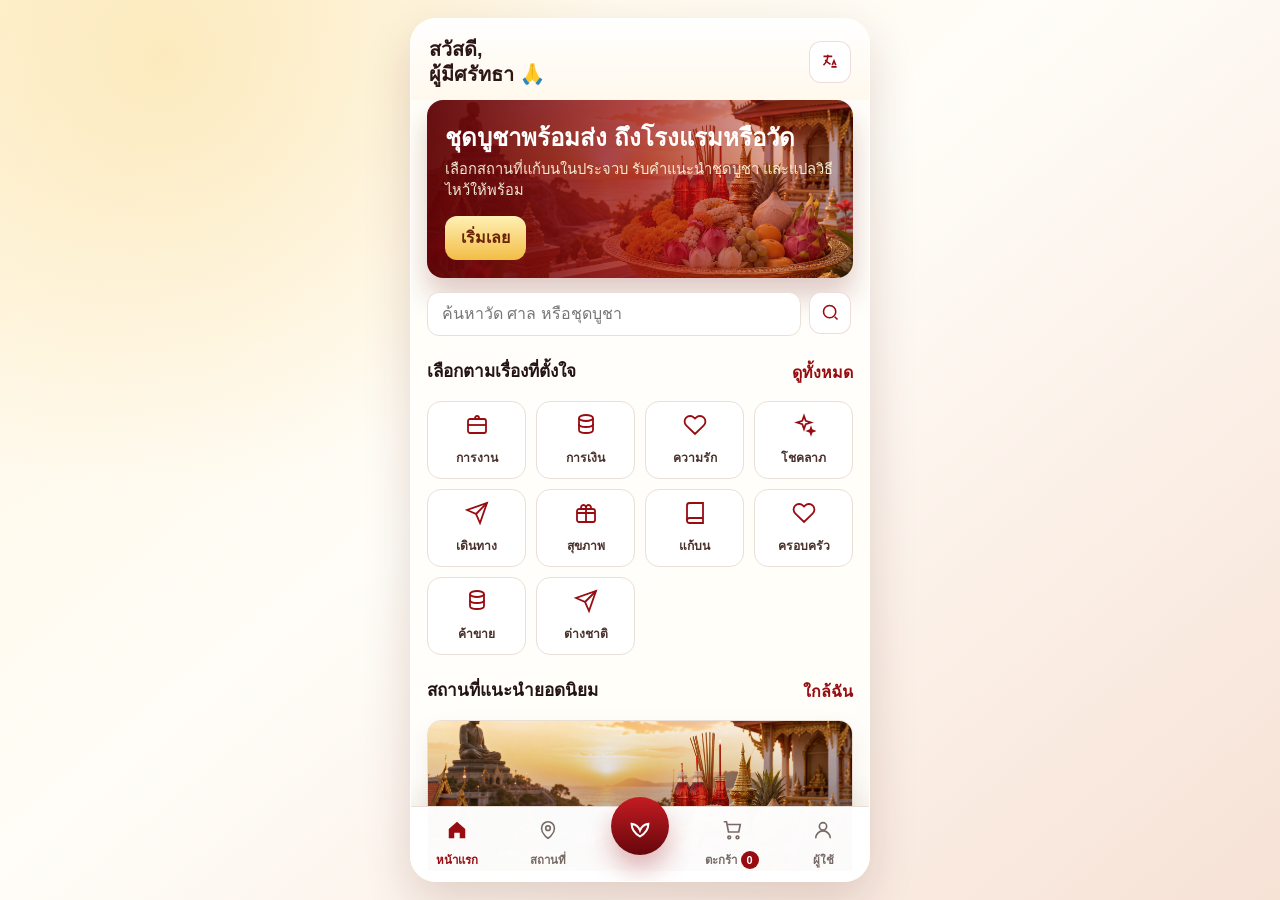
<file: index.html>
<!doctype html>
<html lang="th">
<head>
  <meta charset="utf-8">
  <meta name="viewport" content="width=device-width, initial-scale=1">
  <title>MuuPrachuap</title>
  <link rel="stylesheet" href="css/styles.css">
</head>
<body data-page="home">
  <div class="app">
    <header class="topbar">
      <p class="greeting" data-i18n="greeting">สวัสดี,<br>ผู้มีศรัทธา 🙏</p>
      <a class="icon-btn" href="language.html" aria-label="Language">
        <svg viewBox="0 0 24 24" fill="none" stroke="currentColor" stroke-width="1.8"><path d="M4 5h10"/><path d="M9 3c0 5-2 9-5 12"/><path d="M6 9c1.5 2 3.6 3.7 6 5"/><path d="m14 15 2-5 2 5"/><path d="M13 17h6"/></svg>
      </a>
    </header>

    <main class="scroll">
      <section class="hero-card">
        <div>
          <h2 data-i18n="heroTitle">ชุดบูชาพร้อมส่ง ถึงโรงแรมหรือวัด</h2>
          <p data-i18n="heroCopy">เลือกสถานที่แก้บนในประจวบ รับคำแนะนำชุดบูชา และแปลวิธีไหว้ให้พร้อม</p>
          <a class="gold-btn" href="places.html" data-i18n="heroButton">เริ่มเลย</a>
        </div>
      </section>

      <div class="search-row">
        <input id="search" data-i18n-placeholder="searchPlaceholder" placeholder="ค้นหาวัด ศาล หรือชุดบูชา">
        <button class="icon-btn" aria-label="Search">
          <svg viewBox="0 0 24 24" fill="none" stroke="currentColor" stroke-width="1.8"><circle cx="11" cy="11" r="7"/><path d="m20 20-3.2-3.2"/></svg>
        </button>
      </div>

      <div class="section-title">
        <h2 data-i18n="categoryTitle">เลือกตามเรื่องที่ตั้งใจ</h2>
        <a href="places.html" data-i18n="seeAll">ดูทั้งหมด</a>
      </div>
      <section class="category-grid" id="categories"></section>

      <div class="section-title">
        <h2 data-i18n="placesTitle">สถานที่แนะนำยอดนิยม</h2>
        <a href="places.html" data-i18n="nearby">ใกล้ฉัน</a>
      </div>
      <section class="place-grid" id="places"></section>
    </main>

    <nav class="tabs">
      <a class="tab active" href="index.html">
        <svg viewBox="0 0 24 24" fill="currentColor"><path d="M12 3 3 10.8V21h6v-6h6v6h6V10.8L12 3Z"/></svg>
        <span data-i18n="home">หน้าแรก</span>
      </a>
      <a class="tab" href="places.html">
        <svg viewBox="0 0 24 24" fill="none" stroke="currentColor" stroke-width="1.8"><path d="M12 21s7-4.7 7-11a7 7 0 1 0-14 0c0 6.3 7 11 7 11Z"/><circle cx="12" cy="10" r="2.5"/></svg>
        <span data-i18n="placesTab">สถานที่</span>
      </a>
      <a class="tab center-tab" href="sets.html" aria-label="Offering sets">
        <span class="round">
          <svg viewBox="0 0 24 24" fill="none" stroke="currentColor" stroke-width="1.7"><path d="M12 21c-4.8-2.7-7.2-6.3-7.2-10.9 3.5.5 5.9 2.4 7.2 5.7 1.3-3.3 3.7-5.2 7.2-5.7 0 4.6-2.4 8.2-7.2 10.9Z"/></svg>
        </span>
      </a>
      <a class="tab" href="cart.html">
        <svg viewBox="0 0 24 24" fill="none" stroke="currentColor" stroke-width="1.8"><path d="M6 6h15l-1.6 8.2H8.2L6 3H3"/><circle cx="9" cy="20" r="1.5"/><circle cx="18" cy="20" r="1.5"/></svg>
        <span class="tab-label"><span data-i18n="cartTab">ตะกร้า</span> <span class="cart-badge">0</span></span>
      </a>
      <a class="tab" href="user.html">
        <svg viewBox="0 0 24 24" fill="none" stroke="currentColor" stroke-width="1.8"><circle cx="12" cy="8" r="4"/><path d="M4 21a8 8 0 0 1 16 0"/></svg>
        <span data-i18n="userTitle">ผู้ใช้</span>
      </a>
    </nav>
  </div>

  <script src="js/data.js"></script>
  <script src="js/app.js"></script>
</body>
</html>
</file>
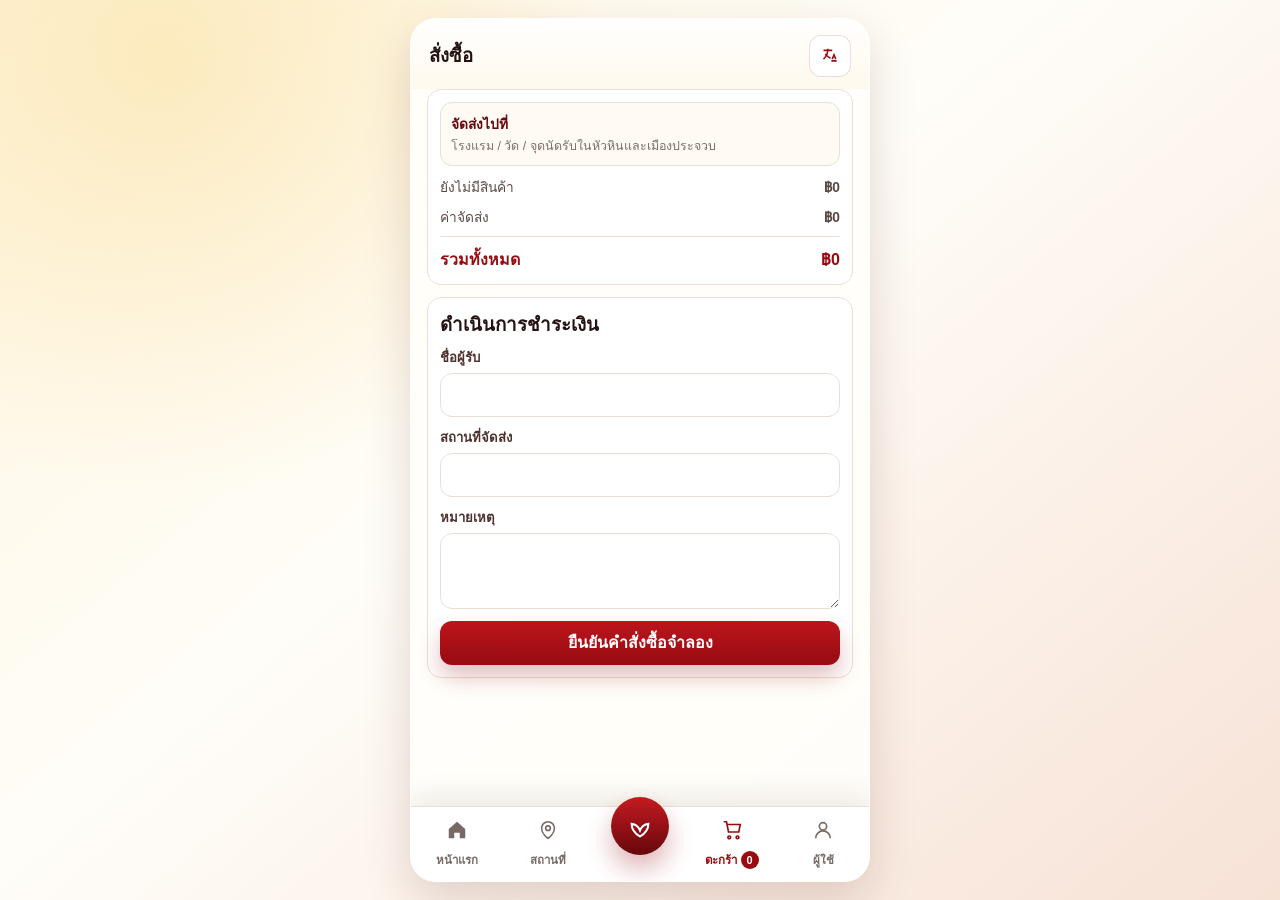
<file: cart.html>
<!doctype html>
<html lang="th">
<head>
  <meta charset="utf-8">
  <meta name="viewport" content="width=device-width, initial-scale=1">
  <title>MuuPrachuap · Order</title>
  <link rel="stylesheet" href="css/styles.css">
</head>
<body data-page="cart">
  <div class="app">
    <header class="view-head">
      <h2 data-i18n="orderTitle">สั่งซื้อ</h2>
      <a class="icon-btn" href="language.html" aria-label="Language">
        <svg viewBox="0 0 24 24" fill="none" stroke="currentColor" stroke-width="1.8"><path d="M4 5h10"/><path d="M9 3c0 5-2 9-5 12"/><path d="M6 9c1.5 2 3.6 3.7 6 5"/><path d="m14 15 2-5 2 5"/><path d="M13 17h6"/></svg>
      </a>
    </header>

    <main class="scroll">
      <section class="cart-box">
        <div class="service-card">
          <strong data-i18n="deliveryTitle">จัดส่งไปที่</strong>
          <span data-i18n="deliveryCopy">โรงแรม / วัด / จุดนัดรับในหัวหินและเมืองประจวบ</span>
        </div>
        <div id="cartLines"></div>
        <div class="cart-line"><span data-i18n="deliveryFee">ค่าจัดส่ง</span><strong id="deliveryFee">฿0</strong></div>
        <div class="total-line"><span data-i18n="total">รวมทั้งหมด</span><span id="total">฿0</span></div>
      </section>
      <section class="cart-box">
        <h3 data-i18n="checkout">ดำเนินการชำระเงิน</h3>
        <div class="form-grid">
          <label class="field"><span data-i18n="deliveryName">ชื่อผู้รับ</span><input id="customerName" autocomplete="name"></label>
          <label class="field"><span data-i18n="deliveryPlace">สถานที่จัดส่ง</span><input id="customerPlace"></label>
          <label class="field"><span data-i18n="orderNote">หมายเหตุ</span><textarea id="customerNote"></textarea></label>
        </div>
        <button class="ruby-btn full" id="confirmOrder" style="margin-top:12px;" data-i18n="confirmOrder">ยืนยันคำสั่งซื้อจำลอง</button>
      </section>
    </main>

    <nav class="tabs">
      <a class="tab" href="index.html">
        <svg viewBox="0 0 24 24" fill="currentColor"><path d="M12 3 3 10.8V21h6v-6h6v6h6V10.8L12 3Z"/></svg>
        <span data-i18n="home">หน้าแรก</span>
      </a>
      <a class="tab" href="places.html">
        <svg viewBox="0 0 24 24" fill="none" stroke="currentColor" stroke-width="1.8"><path d="M12 21s7-4.7 7-11a7 7 0 1 0-14 0c0 6.3 7 11 7 11Z"/><circle cx="12" cy="10" r="2.5"/></svg>
        <span data-i18n="placesTab">สถานที่</span>
      </a>
      <a class="tab center-tab" href="sets.html" aria-label="Offering sets">
        <span class="round">
          <svg viewBox="0 0 24 24" fill="none" stroke="currentColor" stroke-width="1.7"><path d="M12 21c-4.8-2.7-7.2-6.3-7.2-10.9 3.5.5 5.9 2.4 7.2 5.7 1.3-3.3 3.7-5.2 7.2-5.7 0 4.6-2.4 8.2-7.2 10.9Z"/></svg>
        </span>
      </a>
      <a class="tab active" href="cart.html">
        <svg viewBox="0 0 24 24" fill="none" stroke="currentColor" stroke-width="1.8"><path d="M6 6h15l-1.6 8.2H8.2L6 3H3"/><circle cx="9" cy="20" r="1.5"/><circle cx="18" cy="20" r="1.5"/></svg>
        <span class="tab-label"><span data-i18n="cartTab">ตะกร้า</span> <span class="cart-badge">0</span></span>
      </a>
      <a class="tab" href="user.html">
        <svg viewBox="0 0 24 24" fill="none" stroke="currentColor" stroke-width="1.8"><circle cx="12" cy="8" r="4"/><path d="M4 21a8 8 0 0 1 16 0"/></svg>
        <span data-i18n="userTitle">ผู้ใช้</span>
      </a>
    </nav>
  </div>

  <script src="js/data.js"></script>
  <script src="js/app.js"></script>
</body>
</html>
</file>
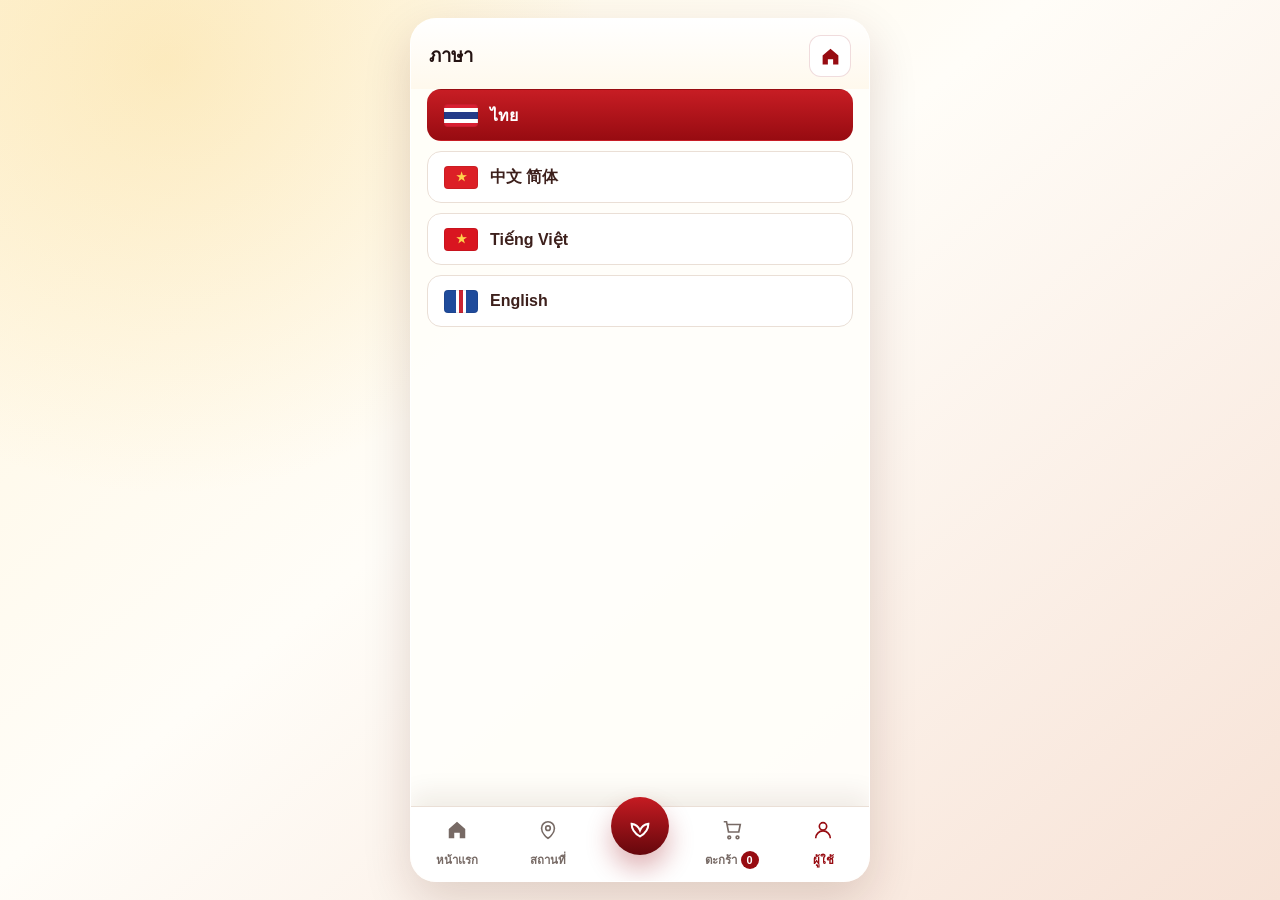
<file: language.html>
<!doctype html>
<html lang="th">
<head>
  <meta charset="utf-8">
  <meta name="viewport" content="width=device-width, initial-scale=1">
  <title>MuuPrachuap · Language</title>
  <link rel="stylesheet" href="css/styles.css">
</head>
<body data-page="lang">
  <div class="app">
    <header class="view-head">
      <h2 data-i18n="languageTitle">ภาษา</h2>
      <a class="icon-btn" href="index.html" aria-label="Home">
        <svg viewBox="0 0 24 24" fill="currentColor"><path d="M12 3 3 10.8V21h6v-6h6v6h6V10.8L12 3Z"/></svg>
      </a>
    </header>

    <main class="scroll">
      <div class="lang-list" id="languageList"></div>
    </main>

    <nav class="tabs">
      <a class="tab" href="index.html">
        <svg viewBox="0 0 24 24" fill="currentColor"><path d="M12 3 3 10.8V21h6v-6h6v6h6V10.8L12 3Z"/></svg>
        <span data-i18n="home">หน้าแรก</span>
      </a>
      <a class="tab" href="places.html">
        <svg viewBox="0 0 24 24" fill="none" stroke="currentColor" stroke-width="1.8"><path d="M12 21s7-4.7 7-11a7 7 0 1 0-14 0c0 6.3 7 11 7 11Z"/><circle cx="12" cy="10" r="2.5"/></svg>
        <span data-i18n="placesTab">สถานที่</span>
      </a>
      <a class="tab center-tab" href="sets.html" aria-label="Offering sets">
        <span class="round">
          <svg viewBox="0 0 24 24" fill="none" stroke="currentColor" stroke-width="1.7"><path d="M12 21c-4.8-2.7-7.2-6.3-7.2-10.9 3.5.5 5.9 2.4 7.2 5.7 1.3-3.3 3.7-5.2 7.2-5.7 0 4.6-2.4 8.2-7.2 10.9Z"/></svg>
        </span>
      </a>
      <a class="tab" href="cart.html">
        <svg viewBox="0 0 24 24" fill="none" stroke="currentColor" stroke-width="1.8"><path d="M6 6h15l-1.6 8.2H8.2L6 3H3"/><circle cx="9" cy="20" r="1.5"/><circle cx="18" cy="20" r="1.5"/></svg>
        <span class="tab-label"><span data-i18n="cartTab">ตะกร้า</span> <span class="cart-badge">0</span></span>
      </a>
      <a class="tab active" href="user.html">
        <svg viewBox="0 0 24 24" fill="none" stroke="currentColor" stroke-width="1.8"><circle cx="12" cy="8" r="4"/><path d="M4 21a8 8 0 0 1 16 0"/></svg>
        <span data-i18n="userTitle">ผู้ใช้</span>
      </a>
    </nav>
  </div>

  <script src="js/data.js"></script>
  <script src="js/app.js"></script>
</body>
</html>
</file>
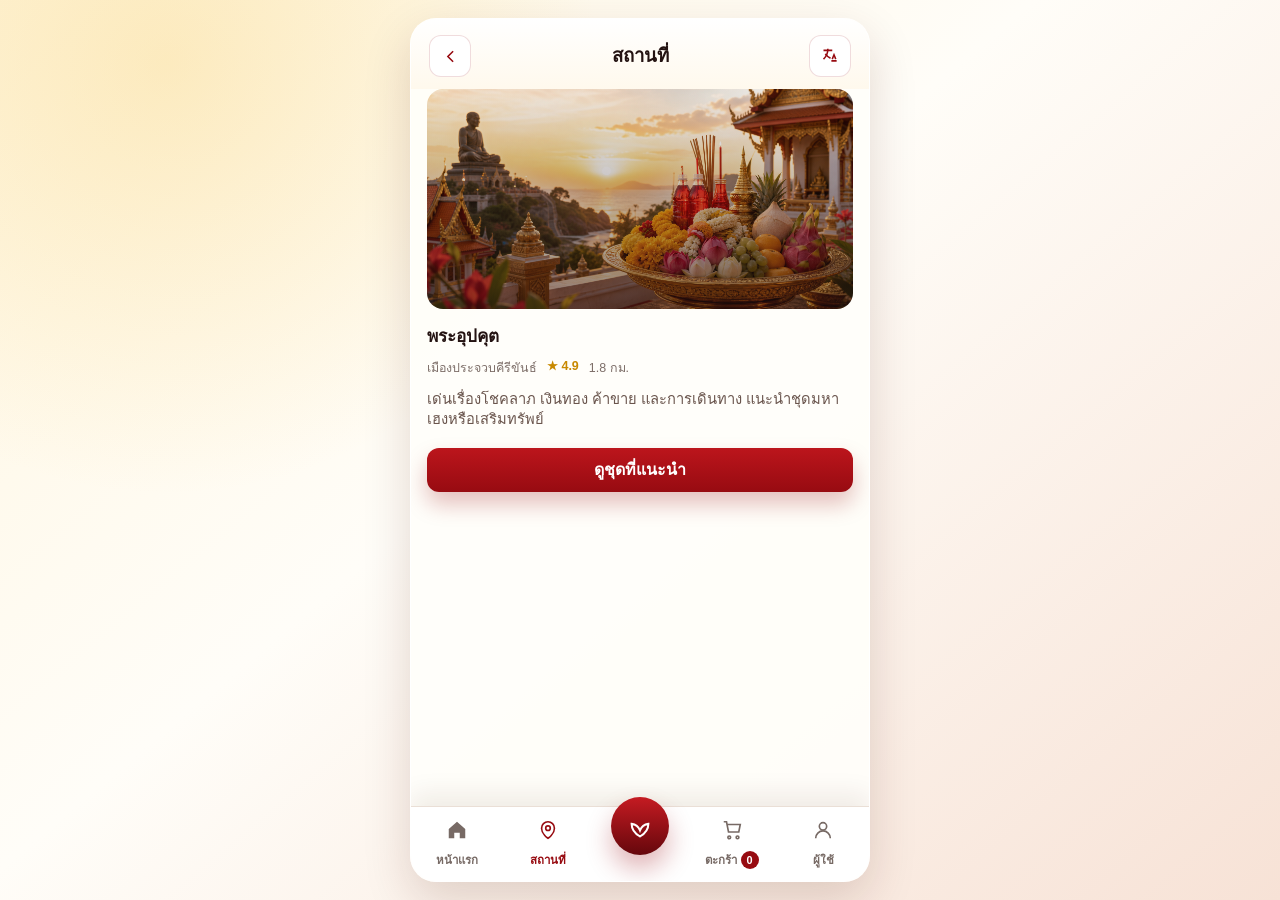
<file: place.html>
<!doctype html>
<html lang="th">
<head>
  <meta charset="utf-8">
  <meta name="viewport" content="width=device-width, initial-scale=1">
  <title>MuuPrachuap · Place</title>
  <link rel="stylesheet" href="css/styles.css">
</head>
<body data-page="place">
  <div class="app">
    <header class="view-head">
      <a class="icon-btn" href="places.html" aria-label="Back">
        <svg viewBox="0 0 24 24" fill="none" stroke="currentColor" stroke-width="1.8"><path d="M15 18 9 12l6-6"/></svg>
      </a>
      <h2 data-i18n="placesTab">สถานที่</h2>
      <a class="icon-btn" href="language.html" aria-label="Language">
        <svg viewBox="0 0 24 24" fill="none" stroke="currentColor" stroke-width="1.8"><path d="M4 5h10"/><path d="M9 3c0 5-2 9-5 12"/><path d="M6 9c1.5 2 3.6 3.7 6 5"/><path d="m14 15 2-5 2 5"/><path d="M13 17h6"/></svg>
      </a>
    </header>

    <main class="scroll" id="placeDetail">
      <div class="detail-hero"></div>
      <div class="section-title">
        <h2 id="placeTitle"></h2>
      </div>
      <div class="meta" id="placeMeta"></div>
      <p class="place-note" id="placeCopy" style="margin-top:12px; font-size:.92rem;"></p>
      <button class="ruby-btn full" id="placeRecommend" style="margin-top:18px;" data-i18n="recommendSet">ดูชุดที่แนะนำ</button>
    </main>

    <nav class="tabs">
      <a class="tab" href="index.html">
        <svg viewBox="0 0 24 24" fill="currentColor"><path d="M12 3 3 10.8V21h6v-6h6v6h6V10.8L12 3Z"/></svg>
        <span data-i18n="home">หน้าแรก</span>
      </a>
      <a class="tab active" href="places.html">
        <svg viewBox="0 0 24 24" fill="none" stroke="currentColor" stroke-width="1.8"><path d="M12 21s7-4.7 7-11a7 7 0 1 0-14 0c0 6.3 7 11 7 11Z"/><circle cx="12" cy="10" r="2.5"/></svg>
        <span data-i18n="placesTab">สถานที่</span>
      </a>
      <a class="tab center-tab" href="sets.html" aria-label="Offering sets">
        <span class="round">
          <svg viewBox="0 0 24 24" fill="none" stroke="currentColor" stroke-width="1.7"><path d="M12 21c-4.8-2.7-7.2-6.3-7.2-10.9 3.5.5 5.9 2.4 7.2 5.7 1.3-3.3 3.7-5.2 7.2-5.7 0 4.6-2.4 8.2-7.2 10.9Z"/></svg>
        </span>
      </a>
      <a class="tab" href="cart.html">
        <svg viewBox="0 0 24 24" fill="none" stroke="currentColor" stroke-width="1.8"><path d="M6 6h15l-1.6 8.2H8.2L6 3H3"/><circle cx="9" cy="20" r="1.5"/><circle cx="18" cy="20" r="1.5"/></svg>
        <span class="tab-label"><span data-i18n="cartTab">ตะกร้า</span> <span class="cart-badge">0</span></span>
      </a>
      <a class="tab" href="user.html">
        <svg viewBox="0 0 24 24" fill="none" stroke="currentColor" stroke-width="1.8"><circle cx="12" cy="8" r="4"/><path d="M4 21a8 8 0 0 1 16 0"/></svg>
        <span data-i18n="userTitle">ผู้ใช้</span>
      </a>
    </nav>
  </div>

  <script src="js/data.js"></script>
  <script src="js/app.js"></script>
</body>
</html>
</file>
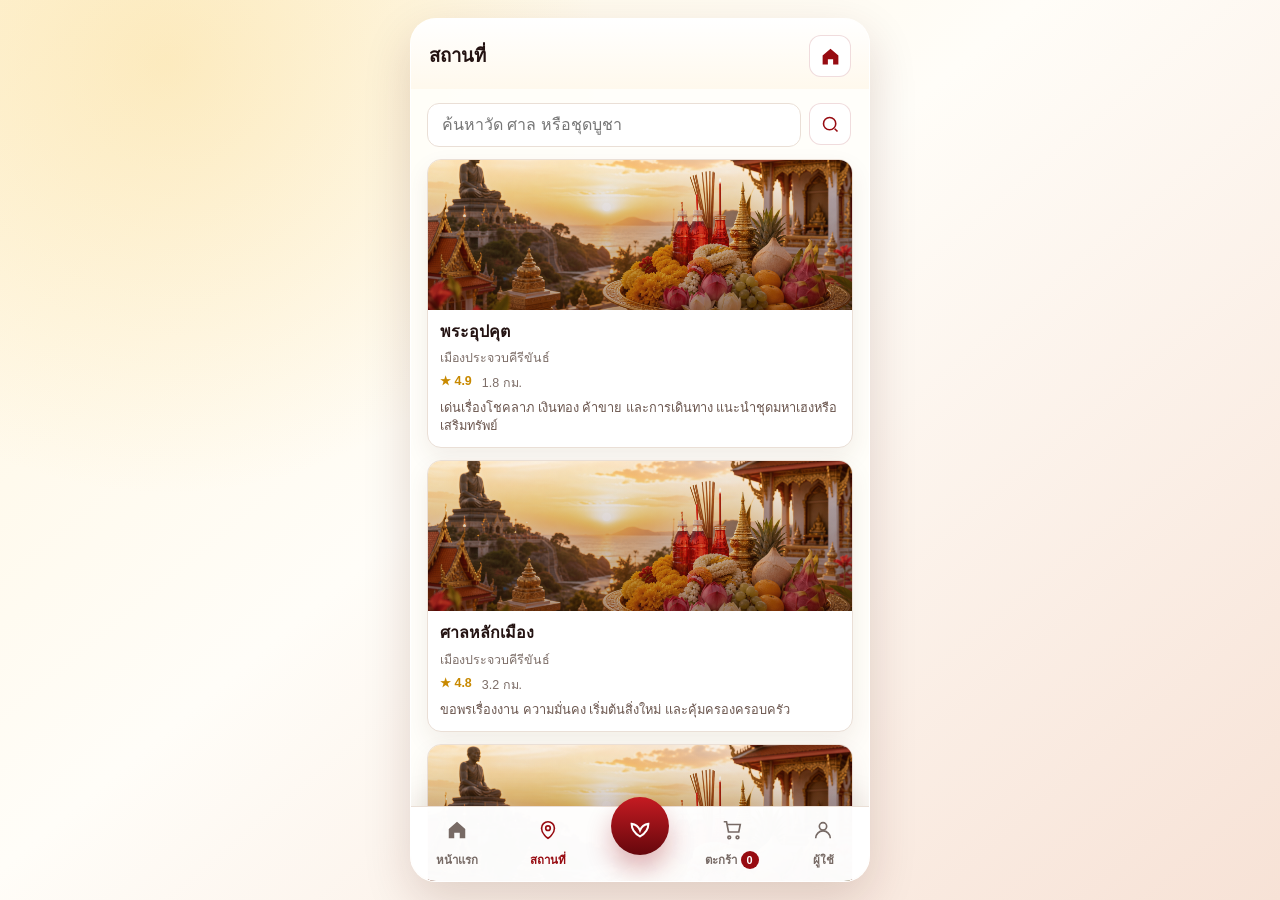
<file: places.html>
<!doctype html>
<html lang="th">
<head>
  <meta charset="utf-8">
  <meta name="viewport" content="width=device-width, initial-scale=1">
  <title>MuuPrachuap · Places</title>
  <link rel="stylesheet" href="css/styles.css">
</head>
<body data-page="places">
  <div class="app">
    <header class="view-head">
      <h2 data-i18n="placesTab">สถานที่</h2>
      <a class="icon-btn" href="index.html" aria-label="Home">
        <svg viewBox="0 0 24 24" fill="currentColor"><path d="M12 3 3 10.8V21h6v-6h6v6h6V10.8L12 3Z"/></svg>
      </a>
    </header>

    <main class="scroll">
      <div class="search-row">
        <input id="search" data-i18n-placeholder="searchPlaceholder" placeholder="ค้นหาวัด ศาล หรือชุดบูชา">
        <button class="icon-btn" aria-label="Search">
          <svg viewBox="0 0 24 24" fill="none" stroke="currentColor" stroke-width="1.8"><circle cx="11" cy="11" r="7"/><path d="m20 20-3.2-3.2"/></svg>
        </button>
      </div>
      <section class="place-grid" id="placesFull"></section>
    </main>

    <nav class="tabs">
      <a class="tab" href="index.html">
        <svg viewBox="0 0 24 24" fill="currentColor"><path d="M12 3 3 10.8V21h6v-6h6v6h6V10.8L12 3Z"/></svg>
        <span data-i18n="home">หน้าแรก</span>
      </a>
      <a class="tab active" href="places.html">
        <svg viewBox="0 0 24 24" fill="none" stroke="currentColor" stroke-width="1.8"><path d="M12 21s7-4.7 7-11a7 7 0 1 0-14 0c0 6.3 7 11 7 11Z"/><circle cx="12" cy="10" r="2.5"/></svg>
        <span data-i18n="placesTab">สถานที่</span>
      </a>
      <a class="tab center-tab" href="sets.html" aria-label="Offering sets">
        <span class="round">
          <svg viewBox="0 0 24 24" fill="none" stroke="currentColor" stroke-width="1.7"><path d="M12 21c-4.8-2.7-7.2-6.3-7.2-10.9 3.5.5 5.9 2.4 7.2 5.7 1.3-3.3 3.7-5.2 7.2-5.7 0 4.6-2.4 8.2-7.2 10.9Z"/></svg>
        </span>
      </a>
      <a class="tab" href="cart.html">
        <svg viewBox="0 0 24 24" fill="none" stroke="currentColor" stroke-width="1.8"><path d="M6 6h15l-1.6 8.2H8.2L6 3H3"/><circle cx="9" cy="20" r="1.5"/><circle cx="18" cy="20" r="1.5"/></svg>
        <span class="tab-label"><span data-i18n="cartTab">ตะกร้า</span> <span class="cart-badge">0</span></span>
      </a>
      <a class="tab" href="user.html">
        <svg viewBox="0 0 24 24" fill="none" stroke="currentColor" stroke-width="1.8"><circle cx="12" cy="8" r="4"/><path d="M4 21a8 8 0 0 1 16 0"/></svg>
        <span data-i18n="userTitle">ผู้ใช้</span>
      </a>
    </nav>
  </div>

  <script src="js/data.js"></script>
  <script src="js/app.js"></script>
</body>
</html>
</file>
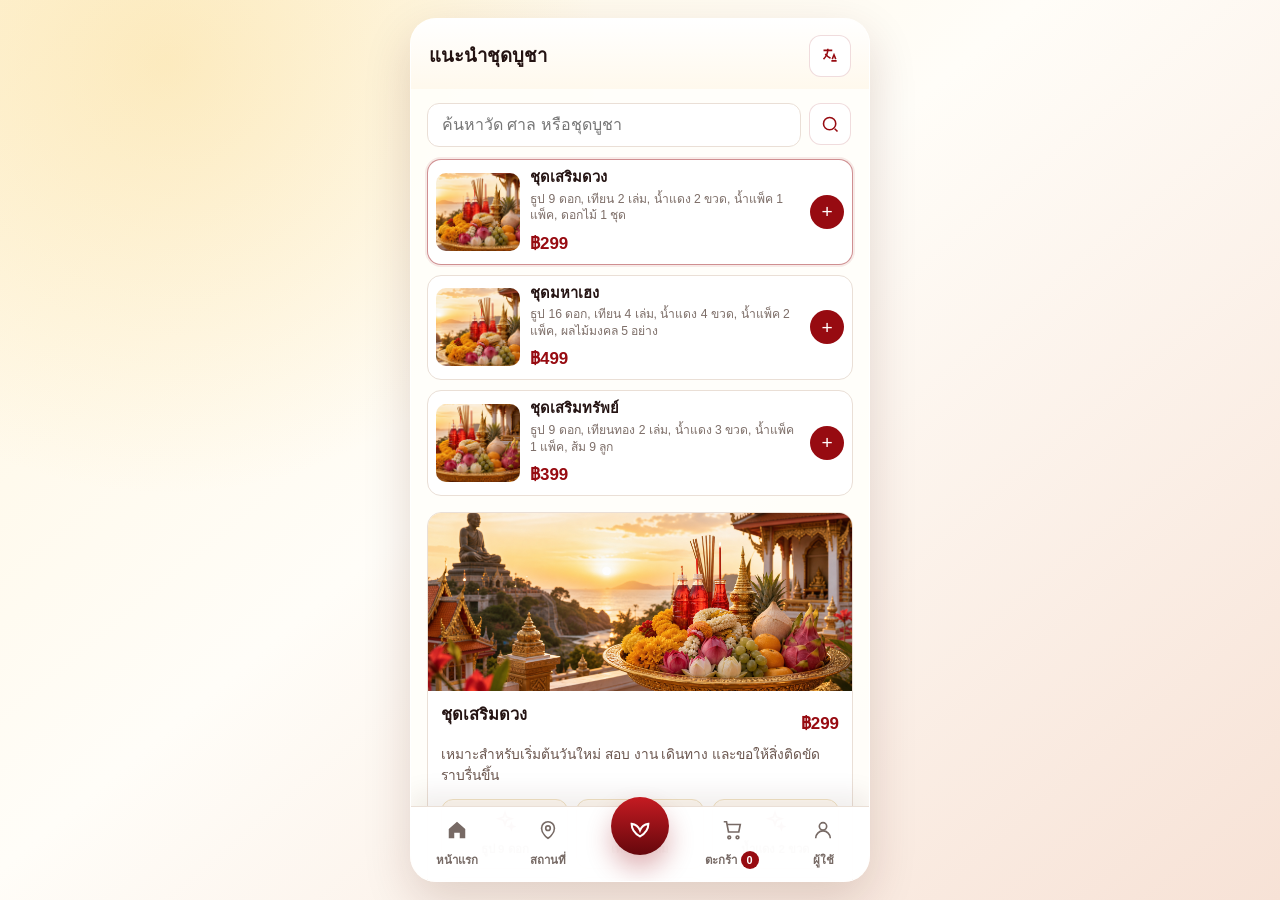
<file: sets.html>
<!doctype html>
<html lang="th">
<head>
  <meta charset="utf-8">
  <meta name="viewport" content="width=device-width, initial-scale=1">
  <title>MuuPrachuap · Sets</title>
  <link rel="stylesheet" href="css/styles.css">
</head>
<body data-page="sets">
  <div class="app">
    <header class="view-head">
      <h2 data-i18n="shopTitle">แนะนำชุดบูชา</h2>
      <a class="icon-btn" href="language.html" aria-label="Language">
        <svg viewBox="0 0 24 24" fill="none" stroke="currentColor" stroke-width="1.8"><path d="M4 5h10"/><path d="M9 3c0 5-2 9-5 12"/><path d="M6 9c1.5 2 3.6 3.7 6 5"/><path d="m14 15 2-5 2 5"/><path d="M13 17h6"/></svg>
      </a>
    </header>

    <main class="scroll">
      <div class="search-row">
        <input id="search" data-i18n-placeholder="searchPlaceholder" placeholder="ค้นหาวัด ศาล หรือชุดบูชา">
        <button class="icon-btn" aria-label="Search">
          <svg viewBox="0 0 24 24" fill="none" stroke="currentColor" stroke-width="1.8"><circle cx="11" cy="11" r="7"/><path d="m20 20-3.2-3.2"/></svg>
        </button>
      </div>
      <section class="shop-list" id="shop"></section>
      <article class="detail-card">
        <div class="detail-img"></div>
        <div class="detail-body">
          <div class="detail-head">
            <h3 id="detailTitle">ชุดมหาเฮง</h3>
            <div class="price" id="detailPrice">฿499</div>
          </div>
          <p id="detailCopy"></p>
          <div class="includes" id="includes"></div>
          <button class="ruby-btn full" id="addDetail" data-i18n="addToCart">หยิบใส่ตะกร้า</button>
        </div>
      </article>
    </main>

    <nav class="tabs">
      <a class="tab" href="index.html">
        <svg viewBox="0 0 24 24" fill="currentColor"><path d="M12 3 3 10.8V21h6v-6h6v6h6V10.8L12 3Z"/></svg>
        <span data-i18n="home">หน้าแรก</span>
      </a>
      <a class="tab" href="places.html">
        <svg viewBox="0 0 24 24" fill="none" stroke="currentColor" stroke-width="1.8"><path d="M12 21s7-4.7 7-11a7 7 0 1 0-14 0c0 6.3 7 11 7 11Z"/><circle cx="12" cy="10" r="2.5"/></svg>
        <span data-i18n="placesTab">สถานที่</span>
      </a>
      <a class="tab center-tab active" href="sets.html" aria-label="Offering sets">
        <span class="round">
          <svg viewBox="0 0 24 24" fill="none" stroke="currentColor" stroke-width="1.7"><path d="M12 21c-4.8-2.7-7.2-6.3-7.2-10.9 3.5.5 5.9 2.4 7.2 5.7 1.3-3.3 3.7-5.2 7.2-5.7 0 4.6-2.4 8.2-7.2 10.9Z"/></svg>
        </span>
      </a>
      <a class="tab" href="cart.html">
        <svg viewBox="0 0 24 24" fill="none" stroke="currentColor" stroke-width="1.8"><path d="M6 6h15l-1.6 8.2H8.2L6 3H3"/><circle cx="9" cy="20" r="1.5"/><circle cx="18" cy="20" r="1.5"/></svg>
        <span class="tab-label"><span data-i18n="cartTab">ตะกร้า</span> <span class="cart-badge">0</span></span>
      </a>
      <a class="tab" href="user.html">
        <svg viewBox="0 0 24 24" fill="none" stroke="currentColor" stroke-width="1.8"><circle cx="12" cy="8" r="4"/><path d="M4 21a8 8 0 0 1 16 0"/></svg>
        <span data-i18n="userTitle">ผู้ใช้</span>
      </a>
    </nav>
  </div>

  <script src="js/data.js"></script>
  <script src="js/app.js"></script>
</body>
</html>
</file>
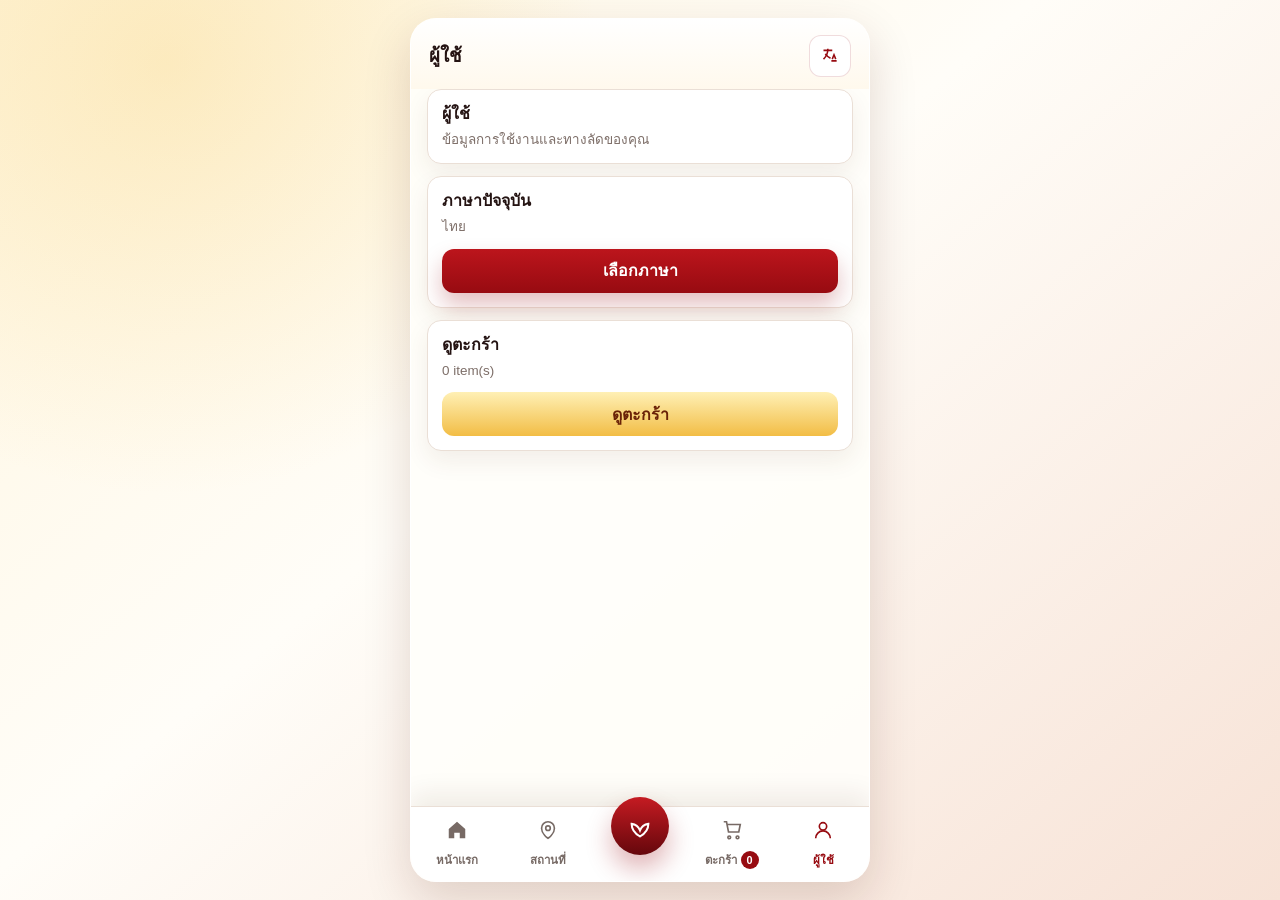
<file: user.html>
<!doctype html>
<html lang="th">
<head>
  <meta charset="utf-8">
  <meta name="viewport" content="width=device-width, initial-scale=1">
  <title>MuuPrachuap · User</title>
  <link rel="stylesheet" href="css/styles.css">
</head>
<body data-page="user">
  <div class="app">
    <header class="view-head">
      <h2 data-i18n="userTitle">ผู้ใช้</h2>
      <a class="icon-btn" href="language.html" aria-label="Language">
        <svg viewBox="0 0 24 24" fill="none" stroke="currentColor" stroke-width="1.8"><path d="M4 5h10"/><path d="M9 3c0 5-2 9-5 12"/><path d="M6 9c1.5 2 3.6 3.7 6 5"/><path d="m14 15 2-5 2 5"/><path d="M13 17h6"/></svg>
      </a>
    </header>

    <main class="scroll">
      <div id="userProfile"></div>
    </main>

    <nav class="tabs">
      <a class="tab" href="index.html">
        <svg viewBox="0 0 24 24" fill="currentColor"><path d="M12 3 3 10.8V21h6v-6h6v6h6V10.8L12 3Z"/></svg>
        <span data-i18n="home">หน้าแรก</span>
      </a>
      <a class="tab" href="places.html">
        <svg viewBox="0 0 24 24" fill="none" stroke="currentColor" stroke-width="1.8"><path d="M12 21s7-4.7 7-11a7 7 0 1 0-14 0c0 6.3 7 11 7 11Z"/><circle cx="12" cy="10" r="2.5"/></svg>
        <span data-i18n="placesTab">สถานที่</span>
      </a>
      <a class="tab center-tab" href="sets.html" aria-label="Offering sets">
        <span class="round">
          <svg viewBox="0 0 24 24" fill="none" stroke="currentColor" stroke-width="1.7"><path d="M12 21c-4.8-2.7-7.2-6.3-7.2-10.9 3.5.5 5.9 2.4 7.2 5.7 1.3-3.3 3.7-5.2 7.2-5.7 0 4.6-2.4 8.2-7.2 10.9Z"/></svg>
        </span>
      </a>
      <a class="tab" href="cart.html">
        <svg viewBox="0 0 24 24" fill="none" stroke="currentColor" stroke-width="1.8"><path d="M6 6h15l-1.6 8.2H8.2L6 3H3"/><circle cx="9" cy="20" r="1.5"/><circle cx="18" cy="20" r="1.5"/></svg>
        <span class="tab-label"><span data-i18n="cartTab">ตะกร้า</span> <span class="cart-badge">0</span></span>
      </a>
      <a class="tab active" href="user.html">
        <svg viewBox="0 0 24 24" fill="none" stroke="currentColor" stroke-width="1.8"><circle cx="12" cy="8" r="4"/><path d="M4 21a8 8 0 0 1 16 0"/></svg>
        <span data-i18n="userTitle">ผู้ใช้</span>
      </a>
    </nav>
  </div>

  <script src="js/data.js"></script>
  <script src="js/app.js"></script>
</body>
</html>
</file>
<file: css/styles.css>
:root {
  --ruby: #970b11;
  --ruby-dark: #65070c;
  --ruby-soft: #c7362f;
  --gold: #f5c85b;
  --gold-soft: #fff4cc;
  --ink: #241312;
  --muted: #7d6e68;
  --line: #eadfd6;
  --paper: #fffaf3;
  --white: #fffefe;
  --shadow: 0 18px 48px rgba(73, 20, 9, .16);
  color-scheme: light;
  font-family: "Inter", "Noto Sans Thai", "Tahoma", sans-serif;
}

* {
  box-sizing: border-box;
}

html,
body {
  height: 100%;
  margin: 0;
  padding: 0;
  overflow: hidden;
  max-width: 100vw;
}

body {
  min-height: 100vh;
  min-height: 100dvh;
  background:
    radial-gradient(circle at 13% 7%, rgba(245, 200, 91, .28), transparent 27rem),
    linear-gradient(140deg, #fff6df 0%, #fffdf8 44%, #f7e2d6 100%);
  color: var(--ink);
  touch-action: pan-y;
}

button,
input,
select,
textarea {
  font: inherit;
}

button {
  cursor: pointer;
}

h1,
h2,
h3,
p {
  margin: 0;
}

a {
  color: inherit;
  text-decoration: none;
}

/* ------------------------------------------------------------------ *
 * App shell - centered phone frame on desktop, full screen on mobile  *
 * ------------------------------------------------------------------ */
.app {
  width: min(460px, 100%);
  margin: 0 auto;
  height: 100vh;
  height: 100dvh;
  background: rgba(255, 254, 250, .94);
  box-shadow: var(--shadow);
  display: flex;
  flex-direction: column;
  position: relative;
  overflow: hidden;
}

@media (min-width: 480px) {
  body {
    padding: 18px 0;
  }

  .app {
    height: calc(100vh - 36px);
    height: calc(100dvh - 36px);
    border-radius: 26px;
    border: 1px solid rgba(255, 255, 255, .84);
  }
}

/* ------------------------------------------------------------------ *
 * Top bar                                                             *
 * ------------------------------------------------------------------ */
.topbar {
  padding: 18px 18px 12px;
  display: flex;
  align-items: center;
  justify-content: space-between;
  gap: 12px;
  background: linear-gradient(180deg, rgba(255, 255, 255, .98), rgba(255, 248, 235, .86));
}

.greeting {
  font-size: 1.24rem;
  line-height: 1.28;
  font-weight: 800;
  color: #2c1715;
}

.view-head {
  padding: 16px 18px 12px;
  display: flex;
  align-items: center;
  justify-content: space-between;
  gap: 10px;
  background: linear-gradient(180deg, rgba(255, 255, 255, .98), rgba(255, 248, 235, .86));
}

.view-head h2 {
  font-size: 1.16rem;
  line-height: 1.25;
}

.icon-btn {
  width: 42px;
  height: 42px;
  flex: none;
  border: 1px solid rgba(151, 11, 17, .14);
  border-radius: 12px;
  color: var(--ruby);
  background: white;
  display: grid;
  place-items: center;
}

.icon-btn svg {
  width: 21px;
  height: 21px;
}

/* ------------------------------------------------------------------ *
 * Scroll region                                                       *
 * ------------------------------------------------------------------ */
.scroll {
  flex: 1;
  min-height: 0;
  overflow: auto;
  padding: 0 16px calc(96px + env(safe-area-inset-bottom, 0px));
  -webkit-overflow-scrolling: touch;
  overscroll-behavior: contain;
  scrollbar-width: none;
  -ms-overflow-style: none;
}

.scroll::-webkit-scrollbar {
  display: none;
}

.empty-state {
  border: 1px dashed #dcc8b6;
  border-radius: 12px;
  padding: 24px 14px;
  color: var(--muted);
  background: rgba(255, 255, 255, .72);
  text-align: center;
  line-height: 1.5;
}

/* ------------------------------------------------------------------ *
 * Hero card                                                           *
 * ------------------------------------------------------------------ */
.hero-card {
  min-height: 178px;
  border-radius: 16px;
  overflow: hidden;
  color: white;
  display: flex;
  align-items: flex-end;
  padding: 18px;
  background:
    linear-gradient(90deg, rgba(95, 4, 8, .95), rgba(151, 11, 17, .72), rgba(151, 11, 17, .08)),
    url("../assets/hero-offering.png") center / cover;
  box-shadow: 0 18px 28px rgba(111, 20, 14, .22);
}

.hero-card h2 {
  font-size: 1.5rem;
  line-height: 1.2;
}

.hero-card p {
  margin-top: 6px;
  color: rgba(255, 248, 225, .92);
  font-size: .92rem;
  line-height: 1.45;
}

.gold-btn,
.ruby-btn {
  border: 0;
  border-radius: 12px;
  min-height: 44px;
  padding: 0 16px;
  display: inline-flex;
  align-items: center;
  justify-content: center;
  gap: 8px;
  font-weight: 800;
}

.gold-btn {
  margin-top: 14px;
  color: #6a2207;
  background: linear-gradient(180deg, #fff0b5, #f2bd45);
}

.ruby-btn {
  color: white;
  background: linear-gradient(180deg, #bc151c, var(--ruby));
  box-shadow: 0 12px 22px rgba(151, 11, 17, .26);
}

.full {
  width: 100%;
}

/* ------------------------------------------------------------------ *
 * Search row                                                          *
 * ------------------------------------------------------------------ */
.search-row {
  margin: 14px 0 12px;
  display: grid;
  grid-template-columns: 1fr 44px;
  gap: 8px;
}

.search-row input {
  height: 44px;
  border: 1px solid var(--line);
  border-radius: 12px;
  padding: 0 14px;
  background: white;
  color: var(--ink);
  outline: 0;
}

/* ------------------------------------------------------------------ *
 * Section title                                                       *
 * ------------------------------------------------------------------ */
.section-title {
  margin: 18px 0 10px;
  display: flex;
  align-items: center;
  justify-content: space-between;
  gap: 10px;
}

.section-title h2 {
  font-size: 1.07rem;
  line-height: 1.2;
}

.section-title a,
.section-title button {
  border: 0;
  background: transparent;
  color: var(--ruby);
  font-weight: 800;
  padding: 6px 0;
}

/* ------------------------------------------------------------------ *
 * Categories                                                          *
 * ------------------------------------------------------------------ */
.category-grid {
  display: grid;
  grid-template-columns: repeat(4, 1fr);
  gap: 10px;
}

.category {
  min-height: 78px;
  border: 1px solid var(--line);
  border-radius: 14px;
  background: white;
  color: #49302b;
  display: grid;
  place-items: center;
  gap: 6px;
  text-align: center;
  font-size: .76rem;
  font-weight: 700;
  padding: 8px 4px;
}

.category.active {
  border-color: rgba(151, 11, 17, .3);
  background: linear-gradient(180deg, #fff7db, #fff);
  color: var(--ruby);
}

.category svg {
  width: 24px;
  height: 24px;
  color: var(--ruby);
}

/* ------------------------------------------------------------------ *
 * Place cards                                                         *
 * ------------------------------------------------------------------ */
.place-grid {
  display: grid;
  grid-template-columns: 1fr;
  gap: 12px;
}

.place-card {
  border: 1px solid var(--line);
  border-radius: 14px;
  overflow: hidden;
  background: white;
  box-shadow: 0 10px 24px rgba(93, 50, 28, .08);
  cursor: pointer;
  display: block;
}

.place-photo {
  height: 150px;
  background-image: linear-gradient(180deg, transparent, rgba(60, 20, 8, .42)), url("../assets/hero-offering.png");
  background-size: cover;
  background-position: center;
}

.place-card:nth-child(2) .place-photo { background-position: 55% 40%; }
.place-card:nth-child(3) .place-photo { background-position: 82% 35%; }

.place-body {
  padding: 12px;
}

.place-body h3 {
  font-size: 1rem;
  line-height: 1.28;
}

.place-note {
  margin-top: 7px;
  color: #6a554d;
  font-size: .8rem;
  line-height: 1.4;
}

.meta {
  margin-top: 6px;
  display: flex;
  flex-wrap: wrap;
  gap: 6px 10px;
  color: var(--muted);
  font-size: .78rem;
}

.rating {
  color: #c88900;
  font-weight: 800;
}

/* ------------------------------------------------------------------ *
 * Place detail page                                                   *
 * ------------------------------------------------------------------ */
.detail-hero {
  height: 220px;
  border-radius: 16px;
  background-image: linear-gradient(180deg, rgba(36, 19, 18, .05), rgba(36, 19, 18, .5)), url("../assets/hero-offering.png");
  background-size: cover;
  background-position: center;
}

/* ------------------------------------------------------------------ *
 * Shop / offering sets                                                *
 * ------------------------------------------------------------------ */
.shop-list {
  display: grid;
  gap: 10px;
  margin-bottom: 16px;
}

.shop-item {
  display: grid;
  grid-template-columns: 84px 1fr auto;
  gap: 10px;
  border: 1px solid var(--line);
  border-radius: 14px;
  background: white;
  padding: 8px;
  align-items: center;
  cursor: pointer;
}

.shop-item.active {
  border-color: rgba(151, 11, 17, .46);
  box-shadow: 0 0 0 2px rgba(151, 11, 17, .08);
}

.shop-img {
  width: 84px;
  height: 78px;
  border-radius: 10px;
  background-image: url("../assets/hero-offering.png");
  background-size: 240%;
  background-position: 76% 60%;
}

.shop-item:nth-child(2) .shop-img { background-position: 70% 48%; }
.shop-item:nth-child(3) .shop-img { background-position: 88% 72%; }

.shop-item h3 {
  font-size: .92rem;
  line-height: 1.28;
}

.shop-item p {
  margin-top: 4px;
  color: var(--muted);
  font-size: .76rem;
  line-height: 1.35;
}

.price {
  margin-top: 6px;
  color: var(--ruby);
  font-weight: 900;
  font-size: 1.06rem;
}

.add-btn {
  width: 34px;
  height: 34px;
  border: 0;
  border-radius: 50%;
  background: var(--ruby);
  color: white;
  display: grid;
  place-items: center;
  font-size: 1.2rem;
  line-height: 1;
}

.detail-card {
  border: 1px solid var(--line);
  border-radius: 14px;
  background: white;
  overflow: hidden;
}

.detail-img {
  height: 178px;
  background-image: url("../assets/hero-offering.png");
  background-size: cover;
  background-position: 80% 55%;
}

.detail-body {
  padding: 13px;
}

.detail-head {
  display: flex;
  justify-content: space-between;
  gap: 12px;
  align-items: start;
}

.detail-head h3 {
  font-size: 1.03rem;
  line-height: 1.3;
}

.detail-body p {
  margin-top: 8px;
  color: #6a554d;
  line-height: 1.55;
  font-size: .86rem;
}

.includes {
  margin: 12px 0;
  display: grid;
  grid-template-columns: repeat(3, 1fr);
  gap: 8px;
}

.include {
  min-height: 70px;
  border-radius: 12px;
  background: var(--paper);
  display: grid;
  place-items: center;
  text-align: center;
  color: #67443b;
  padding: 8px 4px;
  font-size: .72rem;
  font-weight: 800;
  border: 1px solid #f1e3c6;
}

.include svg {
  width: 22px;
  height: 22px;
  color: var(--ruby);
  margin-bottom: 4px;
}

/* ------------------------------------------------------------------ *
 * Cart / order                                                        *
 * ------------------------------------------------------------------ */
.cart-box {
  margin-bottom: 12px;
  padding: 12px;
  border: 1px solid var(--line);
  border-radius: 14px;
  background: #fff;
}

.cart-box > h3 {
  margin-bottom: 8px;
}

.cart-line,
.total-line {
  display: flex;
  justify-content: space-between;
  gap: 12px;
  margin-top: 8px;
  color: #5b4943;
  font-size: .86rem;
}

.cart-line.interactive {
  align-items: center;
}

.cart-line.interactive span:first-child {
  flex: 1;
}

.qty-control {
  display: inline-grid;
  grid-template-columns: 28px minmax(20px, auto) 28px;
  align-items: center;
  gap: 5px;
  margin-left: auto;
}

.qty-control button {
  width: 28px;
  height: 28px;
  border: 1px solid var(--line);
  border-radius: 8px;
  color: var(--ruby);
  background: white;
  font-weight: 900;
}

.total-line {
  padding-top: 10px;
  border-top: 1px solid var(--line);
  color: var(--ruby);
  font-size: 1rem;
  font-weight: 900;
}

.service-card {
  margin-bottom: 10px;
  padding: 10px;
  border-radius: 12px;
  border: 1px solid var(--line);
  background: var(--paper);
}

.service-card strong {
  display: block;
  color: var(--ruby-dark);
  font-size: .86rem;
}

.service-card span {
  display: block;
  margin-top: 3px;
  color: var(--muted);
  font-size: .78rem;
  line-height: 1.35;
}

.form-grid {
  display: grid;
  gap: 10px;
}

.field {
  display: grid;
  gap: 5px;
  color: #4c322c;
  font-size: .82rem;
  font-weight: 800;
}

.field input,
.field textarea {
  width: 100%;
  border: 1px solid var(--line);
  border-radius: 12px;
  min-height: 44px;
  padding: 10px 12px;
  background: white;
  color: var(--ink);
  outline: 0;
  resize: vertical;
}

.field textarea {
  min-height: 76px;
}

/* ------------------------------------------------------------------ *
 * Language page                                                       *
 * ------------------------------------------------------------------ */
.lang-list {
  display: grid;
  gap: 10px;
}

.lang-button {
  width: 100%;
  border: 1px solid var(--line);
  min-height: 52px;
  padding: 8px 16px;
  border-radius: 14px;
  display: flex;
  align-items: center;
  gap: 12px;
  color: #3d201c;
  background: white;
  font-weight: 700;
}

.lang-button.active {
  color: white;
  border-color: transparent;
  background: linear-gradient(180deg, #c71d24, var(--ruby));
}

.flag {
  width: 34px;
  height: 23px;
  flex: none;
  border-radius: 4px;
  display: inline-grid;
  place-items: center;
  overflow: hidden;
  color: white;
  font-size: .72rem;
  font-weight: 800;
  box-shadow: inset 0 0 0 1px rgba(0, 0, 0, .08);
}

.flag.th { background: linear-gradient(#d81e31 0 18%, #fff 18% 33%, #243a88 33% 67%, #fff 67% 82%, #d81e31 82%); }
.flag.cn { background: #dc1f26; color: #ffd34c; }
.flag.vn { background: #d91520; color: #ffd34c; }
.flag.en { background: linear-gradient(90deg, #1f4b9b 0 36%, #fff 36% 43%, #c92432 43% 57%, #fff 57% 64%, #1f4b9b 64%); }

/* ------------------------------------------------------------------ *
 * Bottom tab bar                                                      *
 * ------------------------------------------------------------------ */
.tabs {
  position: absolute;
  left: 0;
  right: 0;
  bottom: 0;
  min-height: 70px;
  padding-bottom: env(safe-area-inset-bottom, 0px);
  display: grid;
  grid-template-columns: repeat(5, 1fr);
  background: rgba(255, 255, 255, .98);
  border-top: 1px solid var(--line);
  box-shadow: 0 -12px 26px rgba(60, 24, 13, .08);
  z-index: 20;
}

.tab {
  border: 0;
  background: transparent;
  display: grid;
  place-items: center;
  gap: 3px;
  color: #776a65;
  font-size: .72rem;
  font-weight: 800;
  padding: 8px 2px;
}

.tab.active {
  color: var(--ruby);
}

.tab-label {
  display: inline-flex;
  align-items: center;
  gap: 4px;
}

.tab svg {
  width: 22px;
  height: 22px;
}

.cart-badge {
  min-width: 18px;
  height: 18px;
  border-radius: 999px;
  display: inline-grid;
  place-items: center;
  padding: 0 5px;
  color: white;
  background: var(--ruby);
  font-size: .68rem;
  line-height: 1;
}

.center-tab {
  align-self: start;
  transform: translateY(-18px);
}

.center-tab .round {
  width: 58px;
  height: 58px;
  border-radius: 50%;
  background: linear-gradient(180deg, #c51b22, var(--ruby-dark));
  color: white;
  display: grid;
  place-items: center;
  box-shadow: 0 14px 26px rgba(151, 11, 17, .3);
}

.center-tab svg {
  width: 28px;
  height: 28px;
}

.profile-grid {
  display: grid;
  gap: 12px;
}

.profile-card {
  border: 1px solid var(--line);
  border-radius: 14px;
  background: white;
  padding: 14px;
  box-shadow: 0 10px 24px rgba(93, 50, 28, .08);
}

.profile-card h3 {
  font-size: 1rem;
  line-height: 1.25;
}

.profile-card p {
  margin-top: 6px;
  color: var(--muted);
  font-size: .84rem;
  line-height: 1.45;
}

/* ------------------------------------------------------------------ *
 * Toast                                                               *
 * ------------------------------------------------------------------ */
.toast {
  position: fixed;
  left: 50%;
  transform: translateX(-50%);
  bottom: 90px;
  z-index: 60;
  width: min(420px, calc(100% - 36px));
  min-height: 44px;
  display: none;
  align-items: center;
  justify-content: center;
  padding: 10px 14px;
  border-radius: 12px;
  color: white;
  background: rgba(101, 7, 12, .95);
  box-shadow: 0 14px 26px rgba(60, 24, 13, .24);
  text-align: center;
  font-weight: 800;
}

.toast.show {
  display: flex;
}
</file>
